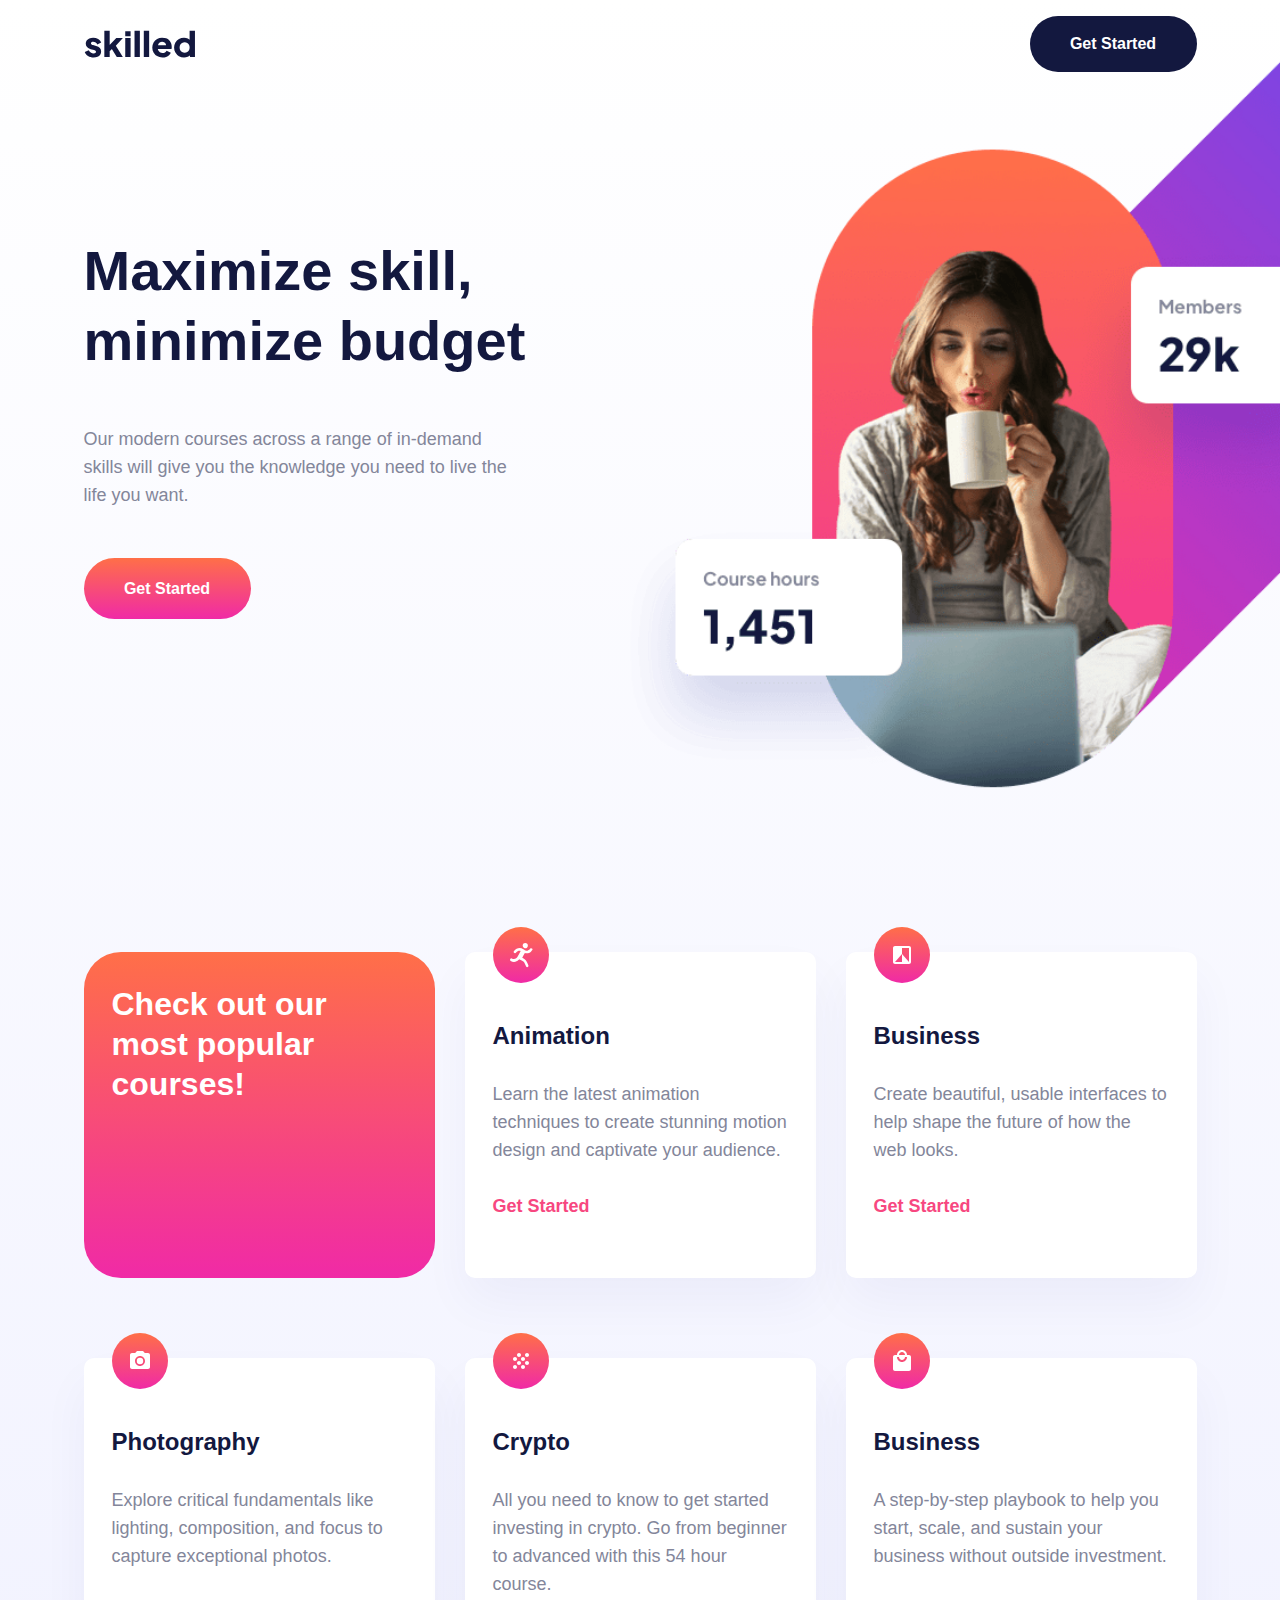
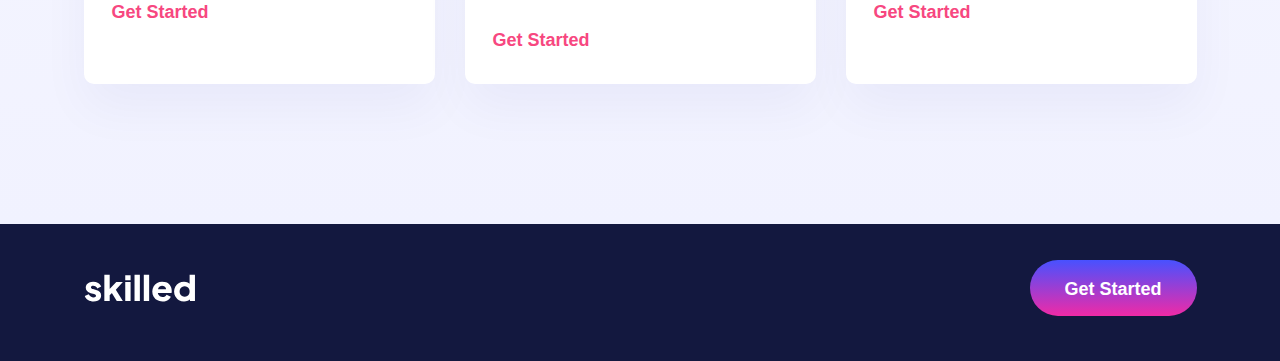
<file: index.html>
<!DOCTYPE html>
<html lang="en">
<head>
  <meta charset="UTF-8">
  <meta name="viewport" content="width=device-width, initial-scale=1.0">

  <link rel="icon" type="image/png" sizes="32x32" href="./assets/favicon-32x32.png">
  <link rel="stylesheet" href="assets/app/style.css">
  
  <title>Frontend Mentor | Skilled e-learning landing page</title>
</head>

<body>

  <header>
    <nav class="container flex-jc-sb">
      <a href="#">
        <img src="assets/logo-dark.svg" alt="skilled header logo" class="logo-top">
      </a>
      <button class="header-btn">
        Get Started
      </button>
    </nav>
  </header>

  <section class="skills__container container">
    <div class="skills__text">
      <h1>
        Maximize skill, <br> minimize budget
      </h1>
      <p class="skill_description">
        Our modern courses across a range of in-demand skills will give you the 
        knowledge you need to live the life you want.
      </p>
      <button class="skills_button">
        Get Started
      </button>
    </div>
    <div class="skill__image"></div>
  </section>

  <section class="features container">
    <div class="feature__grid">

      <div class="feature__click">
          <h2>
            Check out our most popular courses!
          </h2>
      </div>

      <div class="feature__item">

        <div class="feature__icon">
          <img src="assets/icon-animation.svg" alt="">
        </div>

        <h3>
          Animation
        </h3>

        <p class="description">
          Learn the latest animation techniques to create stunning motion 
          design and captivate your audience.
        </p>

        <h4 class="get_started">
          Get Started
        </h4>


      </div>

      <div class="feature__item">

        <div class="feature__icon">
          <img src="assets/icon-design.svg" alt="">
        </div>

        <h3>
          Business
        </h3>

        <p class="description">
          Create beautiful, usable interfaces to help shape the future of 
          how the web looks.
        </p>

        <h4 class="get_started">
          Get Started
        </h4>

      </div>

      <div class="feature__item">

        <div class="feature__icon">
          <img src="assets/icon-photography.svg" alt="">
        </div>

        <h3>
          Photography
        </h3>

        <p class="description">
          Explore critical fundamentals like lighting, composition, and focus 
          to capture exceptional photos.
        </p>

        <h4 class="get_started">
          Get Started
        </h4>


      </div>

      <div class="feature__item">

        <div class="feature__icon">
          <img src="assets/icon-crypto.svg" alt="">
        </div>

          <h3>
            Crypto
          </h3>

          <p class="description">
            All you need to know to get started investing in crypto. Go from beginner 
            to advanced with this 54 hour course.
          </p>

          <h4 class="get_started">
            Get Started
          </h4>

      </div>

      <div class="feature__item">

        <div class="feature__icon">
          <img src="assets/icon-business.svg" alt="">
        </div>

        <h3>
          Business
        </h3>

        <p class="description">
          A step-by-step playbook to help you start, scale, and sustain your business 
          without outside investment.
        </p>

        <h4 class="get_started">
          Get Started
        </h4>


      </div>

    </div>
  </section>

  <footer class="">
    <div class="flex-jc-sb footer__container">
      <a href="#">
        <img src="assets/logo-light.svg" alt="white logo" class="logo-down">
      </a>
      <button class="footer-btn">
        Get Started
      </button>
    </div>
  </footer>

</body>

</html>
</file>
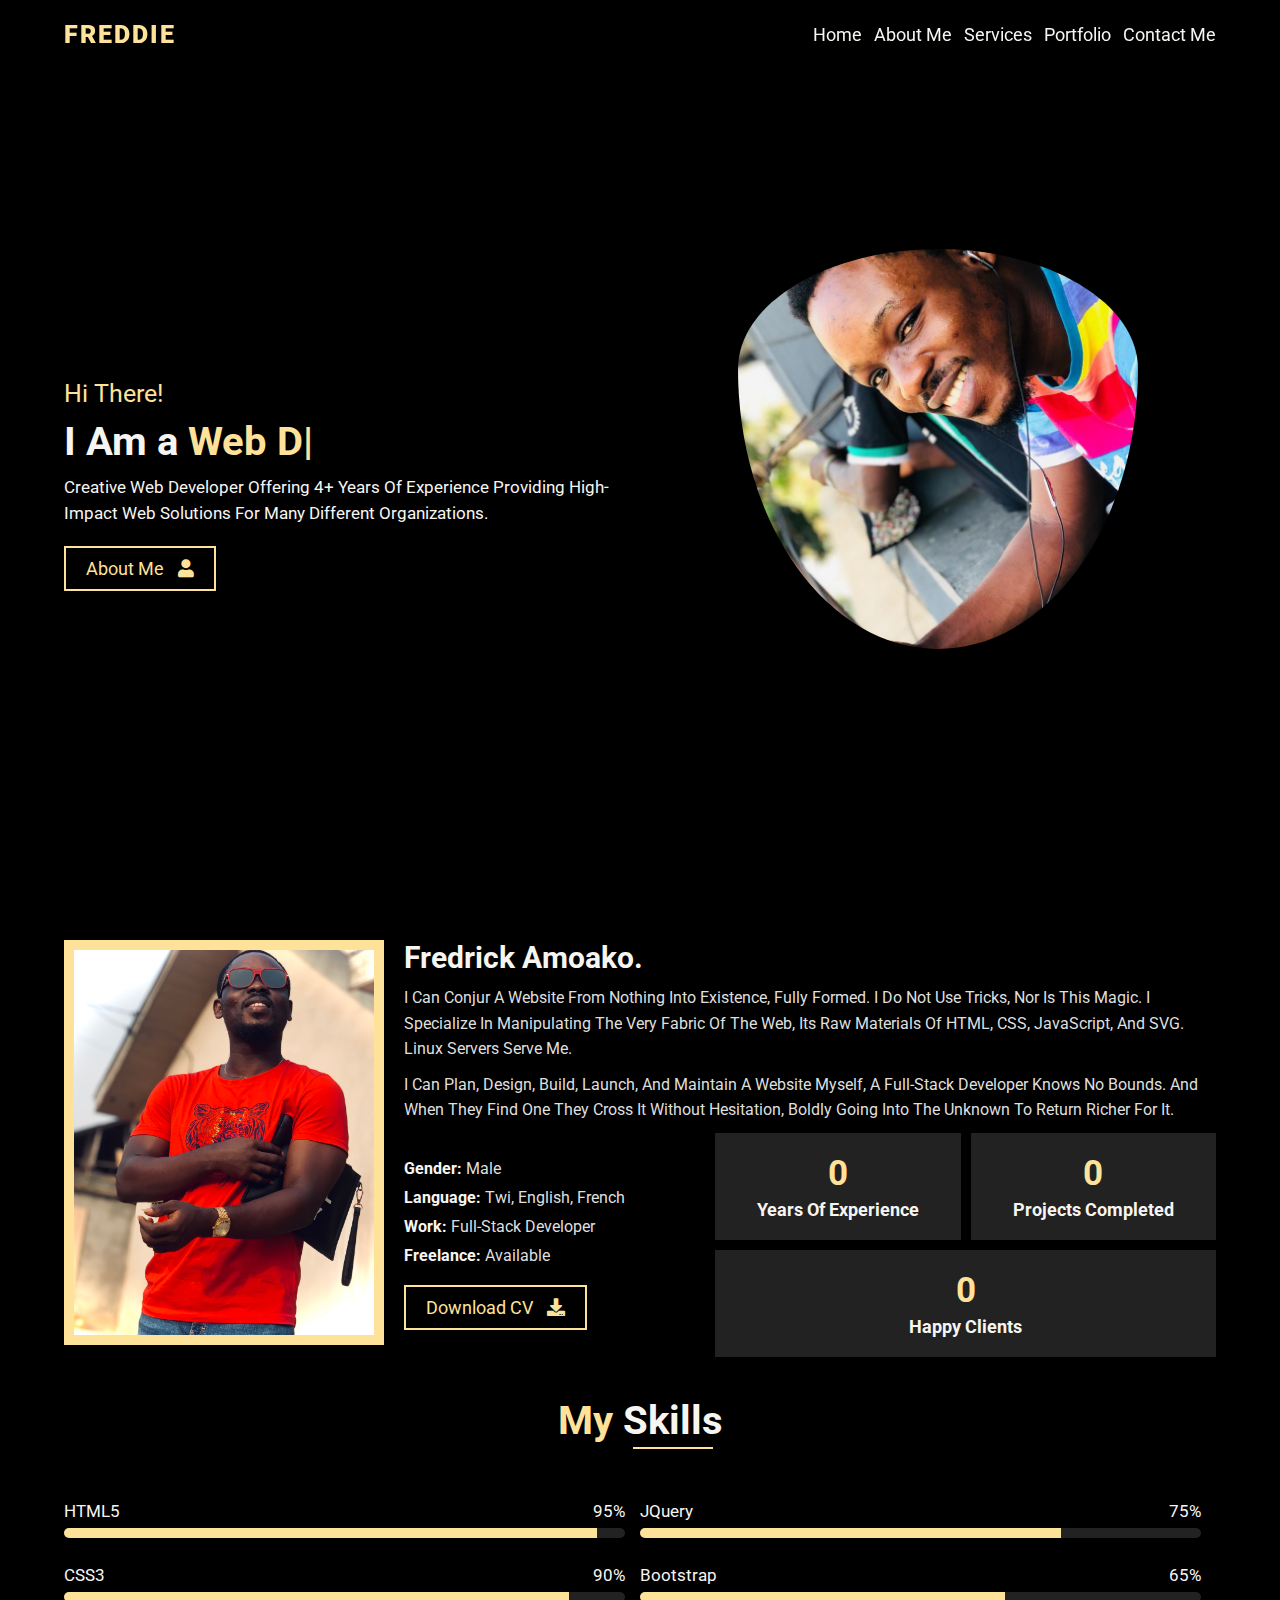
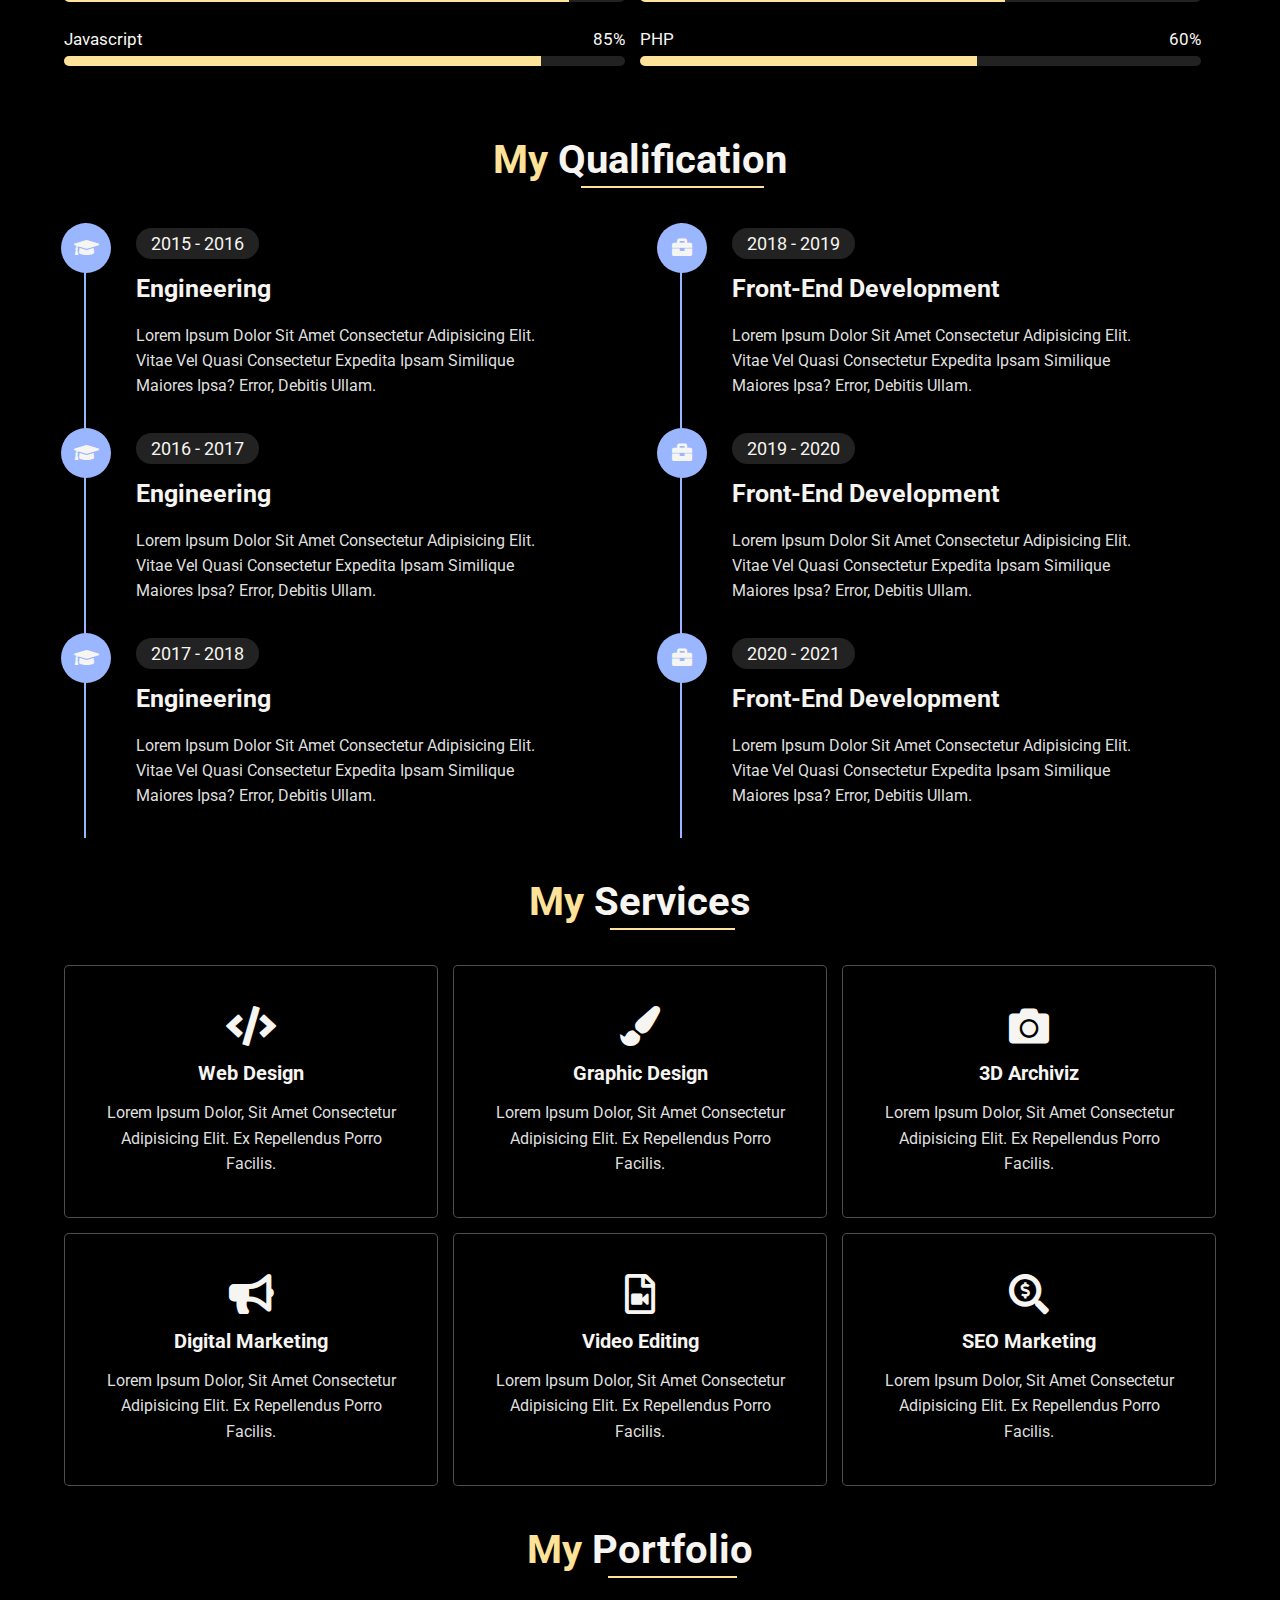
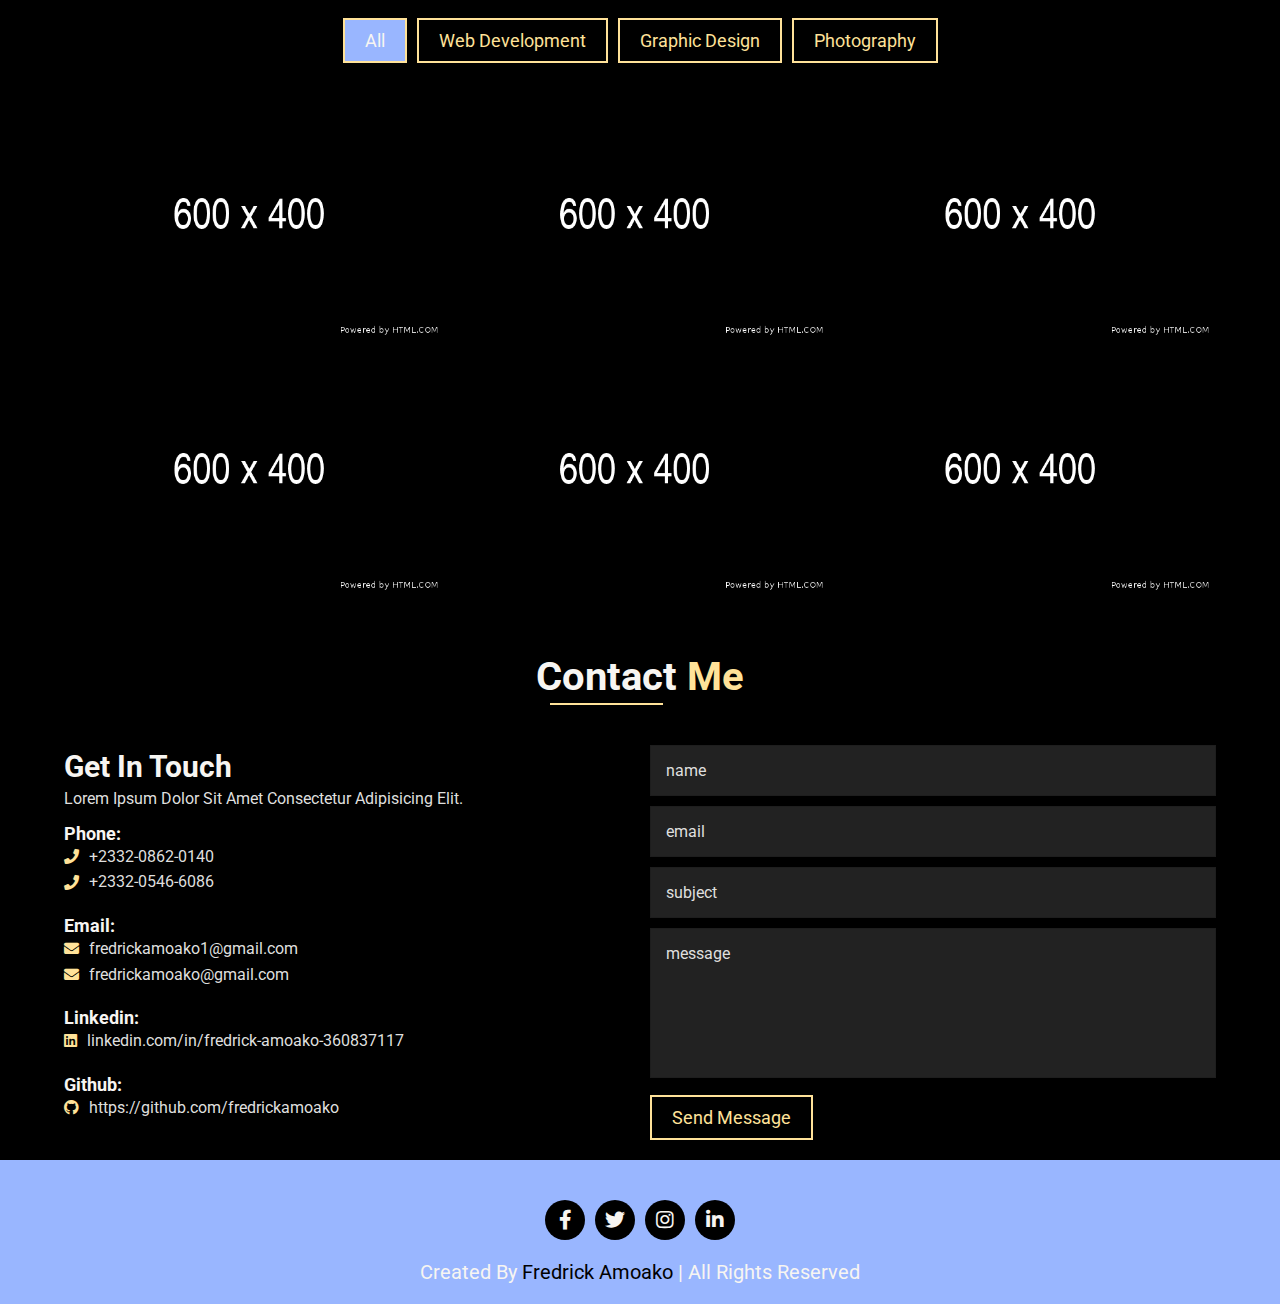
<file: Portfolio/HTML/index.html>
<!DOCTYPE html>
<html lang="en">
<head>

    <meta charset="UTF-8">
    <meta http-equiv="X-UA-Compatible" content="IE=edge">
    <meta name="viewport" content="width=device-width, initial-scale=1.0">

    <!-- Title -->
    <title>Freddie | Personal Portfolio</title>

    <!-- Font-Awesome CSS -->
    <link rel="stylesheet" href="assets/vendors/font-awesome/css/all.min.css" />

    <!-- Swiper CSS -->
    <link rel="stylesheet" href="assets/vendors/swiper/swiper.css" />

    <!-- Magnific-Popup CSS -->
    <link rel="stylesheet" href="assets/vendors/magnific-popup/magnific-popup.css" />

    <!-- Custom Stylesheets -->
    <link rel="stylesheet"  href="assets/css/main.css" />
    <link rel="stylesheet" href="assets/css/responsive.css" />

</head>
<body>


    <!-------------------- Scroll-Top Area (Start) -------------------->
    <a href="#home" class="scroll-top">
        <i class="fas fa-angle-up"></i>
    </a>
    <!-------------------- Scroll-Top Area (End) -------------------->

        

    <!-------------------- Header Area (Start) -------------------->
    <header class="header">

        <!-- Logo -->
        <a class="logo" href="#home">
            <h2> Freddie </h2> 
            <!-- <img src="assets/images/logo.png" alt="logo" /> -->
        </a>
        <!-- Logo End -->

        <!-- Navbar -->
        <nav class="navbar">
            <a href="#home">home</a>
            <a href="#about">about me</a>
            <a href="#service">services</a>
            <a href="#portfolio">portfolio</a>
            <a href="#contact">contact me</a>
        </nav>

        <!-- Menubar -->
        <div class="fas fa-bars" id="menu-btn"></div>
        
    </header>
    <!-------------------- Header Area (End) -------------------->
 


    <!-------------------- Home Area (Start) -------------------->
    <section class="home" id="home">

        <div class="box-container">

            <div class="content">
                <div class="text">
                    <h2>hi there!</h1>
                    <h1>I Am a <span class="typing-text"></span></h1>
                    <p>Creative web developer offering 4+ years of experience providing high-impact web solutions for many different organizations.</p>
                    <a href="#" class="btn">about me <i class="fas fa-user"></i></a>
                </div>
            </div>
    
            <div class="image">
                <img src="assets/images/Home/IMG-0274.JPG" alt="Home-Image">
            </div>

        </div>

    </section>

    <!-------------------- Home Area (End) -------------------->



    <!-------------------- About Area (Start) -------------------->
    <section class="about" id="about">

        <div class="box-container">

            <div class="image">
                <img src="assets/images/About/IMG-4103.jpg" alt="About-Image" />
            </div>
    
            <div class="content">

                <h2>Fredrick Amoako.</h2>
                <p>
                    I can conjur a website from nothing into existence, fully formed. 
                    I do not use tricks, nor is this magic. I specialize in manipulating the very fabric of the web, its raw materials of HTML, CSS, JavaScript, and SVG. 
                    Linux servers serve me.
                </p>
                <p>
                    I can plan, design, build, launch, and maintain a website myself, 
                    A full-stack developer knows no bounds. And when they find one they cross it without hesitation, 
                    boldly going into the unknown to return richer for it.
                </p>
   
                <div class="about-info">

                    <div class="info">
                        <h4>gender: <span>male</span></h4>
                        <h4>language: <span>Twi, english, french</span></h4>
                        <h4>work: <span>Full-Stack Developer</span></h4>
                        <h4>freelance: <span>available</span></h4>
                        <a href="#" class="btn">download CV <i class="fas fa-download"></i></a>
                    </div>

                    <div class="counting">

                        <div class="box">
                            <h1 class="count" data-count="4">4+</h1>
                            <h3>years of experience</h3>
                        </div>
                        
                        <div class="box">
                            <h1 class="count" data-count="10">10+</h1>
                            <h3>projects completed</h3>
                        </div>
            
                        <div class="box">
                            <h1 class="count" data-count="5">5+</h1>
                            <h3>happy clients</h3>
                        </div>
                    
                    </div>

                </div>
                
            </div>
            
        </div>

        <div class="skill-container">

            <div class="heading">
                <h2>my <span>skills</span></h2>
            </div>
    
            <div class="skills">
                <div class="skill-item item1">
                    <div class="box">
                        <h3>HTML5<span> 95% </span> </h3>
                        <div class="progress-bar"> <span></span> </div>
                    </div>
                    <div class="box">
                        <h3>CSS3<span> 90% </span> </h3>
                        <div class="progress-bar"> <span></span> </div>
                    </div>
                    <div class="box">
                        <h3>javascript<span> 85% </span> </h3>
                        <div class="progress-bar"> <span></span> </div>
                    </div>
                </div>
    
                <div class="skill-item item2">
                    <div class="box">
                        <h3>JQuery<span> 75% </span> </h3>
                        <div class="progress-bar"> <span></span> </div>
                    </div>
                    <div class="box">
                        <h3>Bootstrap<span> 65% </span> </h3>
                        <div class="progress-bar"> <span></span> </div>
                    </div>
                    <div class="box">
                        <h3>PHP<span> 60% </span> </h3>
                        <div class="progress-bar"> <span></span> </div>
                    </div>
                </div>
    
            </div>
    
        </div>

    </section>
    <!-------------------- About Area (End) -------------------->

    

    <!-------------------- Qualification Area (Start) -------------------->
    <section class="qualification">

        <div class="heading">
            <h2>my <span>qualification</span></h2>
        </div>

        <div class="box-container">

            <div class="education">

                <div class="experience-item">
                    <i class="fas fa-graduation-cap"></i>
                    <div class="content">
                        <span>2015 - 2016</span>
                        <h3>engineering</h3>
                        <p>Lorem Ipsum Dolor Sit Amet Consectetur Adipisicing Elit. 
                            Vitae Vel Quasi Consectetur Expedita Ipsam Similique Maiores 
                            Ipsa? Error, Debitis Ullam.</p>
                    </div>
                </div>
    
                <div class="experience-item">
                    <i class="fas fa-graduation-cap"></i>
                    <div class="content">
                        <span>2016 - 2017</span>
                        <h3>engineering</h3>
                        <p>Lorem Ipsum Dolor Sit Amet Consectetur Adipisicing Elit. 
                            Vitae Vel Quasi Consectetur Expedita Ipsam Similique Maiores 
                            Ipsa? Error, Debitis Ullam.</p>
                    </div>
                </div>
        
                <div class="experience-item">
                    <i class="fas fa-graduation-cap"></i>
                    <div class="content">
                        <span>2017 - 2018</span>
                        <h3>engineering</h3>
                        <p>Lorem Ipsum Dolor Sit Amet Consectetur Adipisicing Elit. 
                            Vitae Vel Quasi Consectetur Expedita Ipsam Similique Maiores 
                            Ipsa? Error, Debitis Ullam.</p>
                    </div>
                </div>

            </div>

            <div class="experience">

                <div class="experience-item">
                    <i class="fas fa-briefcase"></i>
                    <div class="content">
                        <span>2018 - 2019</span>
                        <h3>front-end development</h3>
                        <p>Lorem Ipsum Dolor Sit Amet Consectetur Adipisicing Elit. 
                            Vitae Vel Quasi Consectetur Expedita Ipsam Similique Maiores 
                            Ipsa? Error, Debitis Ullam.</p>
                    </div>
                </div>
    
                <div class="experience-item">
                    <i class="fas fa-briefcase"></i>
                    <div class="content">
                        <span>2019 - 2020</span>
                        <h3>front-end development</h3>
                        <p>Lorem Ipsum Dolor Sit Amet Consectetur Adipisicing Elit. 
                            Vitae Vel Quasi Consectetur Expedita Ipsam Similique Maiores 
                            Ipsa? Error, Debitis Ullam.</p>
                    </div>
                </div>
    
                <div class="experience-item">
                    <i class="fas fa-briefcase"></i>
                    <div class="content">
                        <span>2020 - 2021</span>
                        <h3>front-end development</h3>
                        <p>Lorem Ipsum Dolor Sit Amet Consectetur Adipisicing Elit. 
                            Vitae Vel Quasi Consectetur Expedita Ipsam Similique Maiores 
                            Ipsa? Error, Debitis Ullam.</p>
                    </div>
                </div>
    
            </div>

        </div>
    </section>

    <!-------------------- Qualification Area (End) -------------------->



    <!-------------------- Services Area (Start) -------------------->
    <section class="service" id="service">

        <div class="heading">
            <h2>my <span>services</span></h2>
        </div>

        <div class="box-container">

            <div class="service-item">
                <i class="fas fa-code"></i>
                <h3>web design</h3>
                <p>Lorem ipsum dolor, sit amet consectetur adipisicing elit. 
                    Ex repellendus porro facilis.</p>
            </div>

            <div class="service-item">
                <i class="fas fa-paint-brush"></i>
                <h3>graphic design</h3>
                <p>Lorem ipsum dolor, sit amet consectetur adipisicing elit. 
                    Ex repellendus porro facilis.</p>
            </div>

            <div class="service-item">
                <i class="fas fa-camera"></i>
                <h3>3D Archiviz</h3>
                <p>Lorem ipsum dolor, sit amet consectetur adipisicing elit. 
                    Ex repellendus porro facilis.</p>
            </div>

            <div class="service-item">
                <i class="fas fa-bullhorn"></i>
                <h3>digital marketing</h3>
                <p>Lorem ipsum dolor, sit amet consectetur adipisicing elit. 
                    Ex repellendus porro facilis.</p>
            </div>

            <div class="service-item">
                <i class="far fa-file-video"></i>
                <h3>video editing</h3>
                <p>Lorem ipsum dolor, sit amet consectetur adipisicing elit. 
                    Ex repellendus porro facilis.</p>
            </div>

            <div class="service-item">
                <i class="fas fa-search-dollar"></i>
                <h3>SEO Marketing</h3>
                <p>Lorem ipsum dolor, sit amet consectetur adipisicing elit. 
                    Ex repellendus porro facilis.</p>
            </div>

        </div>

    </section>
    <!-------------------- Services Area (End) -------------------->



    <!-------------------- Portfolio Area (Start) -------------------->
    <section class="portfolio" id="portfolio">

        <div class="heading">
            <h2>my <span>portfolio</span></h2>
        </div>

        <div class="gallery">

            <ul class="controls">
                <li class="button btn active" data-filter="all">all</li>
                <li class="button btn" data-filter="web">web development</li>
                <li class="button btn" data-filter="design">graphic design</li>
                <li class="button btn" data-filter="photography">photography</li>
            </ul>
    
            <div class="box-container">
    
                <div class="portfolio-item image web">
                    <img src="assets/images/Portfolio/portfolio-1.png" alt="Portfolio-Image" />
                    <div class="content">
                        <h4>web development</h4>
                        <p>category</p>
                        <a data-effect="mfp-newspaper" href="assets/images/Portfolio/portfolio-1.png" class="view-btn"><i class="fas fa-search-plus"></i></a>
                    </div>
                </div>
    
                <div class="portfolio-item image web">
                    <img src="assets/images/Portfolio/portfolio-2.png" alt="Portfolio-Image" />
                    <div class="content">
                        <h4>web development</h4>
                        <p>category</p>
                        <a data-effect="mfp-newspaper" href="assets/images/Portfolio/portfolio-2.png" class="view-btn"><i class="fas fa-search-plus"></i></a>
                    </div>
                </div>
    
                <div class="portfolio-item image design">
                    <img src="assets/images/Portfolio/portfolio-3.png" alt="Portfolio-Image" />
                    <div class="content">
                        <h4>graphic design</h4>
                        <p>category</p>
                        <a data-effect="mfp-newspaper" href="assets/images/Portfolio/portfolio-3.png" class="view-btn"><i class="fas fa-search-plus"></i></a>
                    </div>
                </div>
    
                <div class="portfolio-item image design">
                    <img src="assets/images/Portfolio/portfolio-4.png" alt="Portfolio-Image" />
                    <div class="content">
                        <h4>graphic design</h4>
                        <p>category</p>
                        <a data-effect="mfp-newspaper" href="assets/images/Portfolio/portfolio-4.png" class="view-btn"><i class="fas fa-search-plus"></i></a>
                    </div>
                </div>
                <div class="portfolio-item image photography">
                    <img src="assets/images/Portfolio/portfolio-5.png" alt="Portfolio-Image" />
                    <div class="content">
                        <h4>photography</h4>
                        <p>category</p>
                        <a data-effect="mfp-newspaper" href="assets/images/Portfolio/portfolio-5.png" class="view-btn"><i class="fas fa-search-plus"></i></a>
                    </div>
                </div>
    
                <div class="portfolio-item image photography">
                    <img src="assets/images/Portfolio/portfolio-6.png" alt="Portfolio-Image" />
                    <div class="content">
                        <h4>photography</h4>
                        <p>category</p>
                        <a data-effect="mfp-newspaper" href="assets/images/Portfolio/portfolio-6.png" class="view-btn"><i class="fas fa-search-plus"></i></a>
                    </div>
                </div>
    
            </div>
    
        </div>
        
    </section>
    <!-------------------- Portfolio Area (End) -------------------->



    <!-------------------- Contact Area (Start) -------------------->
    <section class="contact" id="contact">

        <div class="heading">
            <h2><span>contact</span> me</h2>
        </div>

        <div class="box-container">

            <div class="contact-info">

                <h3>get in touch</h3>

                <p>Lorem ipsum dolor sit amet consectetur adipisicing elit.</p>
    
                <div class="info-item">
                    <h4>Phone:</h4>
                    <div class="detail">
                        <div class="fas fa-phone"></div>
                        <p>+2332-0862-0140</p>
                    </div>
                    <div class="detail">
                        <div class="fas fa-phone"></div>
                        <p>+2332-0546-6086</p>
                    </div>
                </div>
    
                <div class="info-item">
                    <h4>email:</h4>
                    <div class="detail">
                        <div class="fas fa-envelope"></div>
                        <p class="gmail">fredrickamoako1@gmail.com</p>
                    </div>
                    <div class="detail">
                        <div class="fas fa-envelope"></div>
                        <p class="gmail">fredrickamoako@gmail.com</p>
                    </div>
                </div>

                <div class="info-item">
                    <h4>linkedin:</h4>
                    <div class="detail">
                        <div class="fab fa-linkedin"></div>
                        <p class="linkedin">linkedin.com/in/fredrick-amoako-360837117</p>
                    </div>
                </div>

                <div class="info-item">
                    <h4>github:</h4>
                    <div class="detail">
                        <div class="fab fa-github"></div>
                        <p class="github">https://github.com/fredrickamoako</p>
                    </div>
                </div>
            </div>
    
            <form method="post" class="contact-form" id="contactUs-Form">
                    
                <input type="text" name="name" class="box" id="name" placeholder="name" required />
                <input type="email" name="email" class="box" id="email" placeholder="email" required />
                <input type="text" name="subject" class="box" id="subject" placeholder="subject" required />
                <textarea cols="30" rows="10" name="comment" id="comment" class="box" placeholder="message"></textarea>
                <button type="submit" class="btn" name="submit" id="submit">send message</button>
                
                <span class="alert" id="msg"></span>
                
            </form>
            
        </div>

    </section>
    <!-------------------- Contact Area (End) -------------------->



    <!-------------------- Footer Area (Start) -------------------->
    <footer>
        <div class="social">
            <a href="#" class="fab fa-facebook-f"></a>
            <a href="#" class="fab fa-twitter"></a>
            <a href="#" class="fab fa-instagram"></a>
            <a href="#" class="fab fa-linkedin-in"></a>
        </div>

        <div class="content">
            <p>created by <span>Fredrick Amoako</span> | all rights reserved</p>
        </div>
    </footer>
    <!-------------------- Footer Area (End) -------------------->



    <!-- JQuery -->
    <script src="assets/vendors/jquery/jquery-3.6.0.js"></script>

    <!-- SWIPER JS -->
    <script src="assets/vendors/swiper/swiper.js"></script>

    <!-- Magnific-Popup JS -->
    <script src="assets/vendors/magnific-popup/jquery.magnific-popup.js"></script>

    <!-- Typed JS -->
    <script src="assets/vendors/typed/typed.js"></script>

    <!-- Custom Script File -->
    <script src="assets/js/script.js"></script>
    <script src="assets/js/scroll-spy.js"></script>
    <script src="assets/js/counter-up.js"></script>
    <script src="assets/js/portfolio.js"></script>
    <script src="assets/js/testi-slider.js"></script>
    <script src="assets/js/blog-slider.js"></script>

    <!---------------- Custom Script ---------------->

    <!-- Typed Script -->
    <script>
        var typed = new Typed('.typing-text', {

            strings: ['Web developer', 'web designer', 'photographer', 'graphic designer'],
            typeSpeed: 120,
            loop: true
        });
    </script>

    <!-- Contact-Form Script -->
    <script>
        jQuery('#contactUs-Form').on('submit',function(e){
          jQuery('#msg').html('');
          jQuery('#submit').html('Please wait');
          jQuery('#submit').attr('disabled',true);
          jQuery.ajax({
              url:'assets/php/submit.php',
              type:'post',
              data:jQuery('#contactUs-Form').serialize(),
              success:function(result){
                  jQuery('#msg').html(result);
                  jQuery('#submit').html('Submit');
                  jQuery('#submit').attr('disabled',false);
                  jQuery('#contactUs-Form')[0].reset();
              }
          });
          e.preventDefault();
        });
    </script>

</body>
</html>
</file>
<file: assets/app/style.css>
@import url(_global.css);
@import url(_header.css);
@import url(_skills.css);
@import url(_feature.css);
@import url(_footer.css);
</file>
<file: Portfolio/HTML/assets/css/main.css>
/* Table of Contents
----------------------------------

0- Global CSS
1- Heading CSS
2- Button CSS
3- Header Area CSS
4- Home Area CSS
5- About Area CSS
6- Qualification Area CSS 
7- Services Area CSS
8- Portfolio Area CSS
9- Testimonials Area CSS
10- Blog Area CSS
11- Contact Area CSS
12- Footer Area CSS
13- Scroll-Top Area CSS

*/


/*--------------------- 0- Global CSS (Start) ---------------------*/
@import url('https://fonts.googleapis.com/css2?family=Roboto:wght@100;300;400;500;700;900&display=swap');

:root{
    --light-blue: #99B6FF;
    --purple: #BC8CF2;
    --black: #000000;
    --white: #F7F5F2;
    --grey: #DFDFDE;
    --yellowish: #FFE299; 
}

*{
    font-family: 'Roboto', sans-serif;
    -webkit-box-sizing: border-box;
            box-sizing: border-box;
    margin: 0;
    padding: 0;
    text-decoration: none;
    text-transform: capitalize;
    border: none;
    outline: none;
    -webkit-transition: all 0.2s linear;
       -moz-transition: all 0.2s linear;
         -o-transition: all 0.2s linear;
  	        transition: all 0.2s linear;
}

*::selection{
    color: var(--white);
    background-color: var(--purple);
}

html{
    font-size: 62.5%;
    overflow-x: hidden;
    scroll-behavior: smooth;
    scroll-padding-top: 6rem;
}

body{
    background-color: var(--black);
}

section{
    padding: 2rem 5%;
}

::-webkit-scrollbar{
    width: 0.8rem;
}

::-webkit-scrollbar-thumb{
    border-radius: 1rem;
    background-color: var(--yellowish);
}

::-webkit-scrollbar-track{
    background-color: var(--black);
}

.swiper-pagination-bullet{
    height: 1rem;
    width: 1rem;
    border-radius: 50rem;
    background-color: var(--grey);
}

.swiper-pagination-bullet-active{
    width: 3rem;
    background: var(--purple);
}

/*--------------------- 0- Global CSS (End) ---------------------*/



/*--------------------- 1- Heading CSS (Start) ---------------------*/
.heading{
    margin-bottom: 2rem;
}

.heading h2{
    text-align: center;
    padding-bottom: 2rem;
    color:var(--yellowish);
    font-size: 4rem;
}

.heading h2 span{
    position: relative;
    z-index: 0;
    color: var(--white);
}

.heading h2 span::before{
    content: '';
    position: absolute;
    bottom: -0.5rem; left: 0;
    z-index: -1;
    background: var(--yellowish);
    height: 0.2rem;
    width: 80%;
    margin-left: 10%;
}

/*--------------------- 1- Heading CSS (End) ---------------------*/



/*--------------------- 2- Button CSS (Start) ---------------------*/
.btn{
    display: inline-block;
    padding: 1rem 2rem;
    font-size: 1.8rem;
    color: var(--yellowish);
    background-color: transparent;
    border: 0.2rem solid var(--yellowish);
}

.btn i{
    padding-left: 1rem;
}

.btn:hover{
    color: var(--white);
    background-color: var(--purple);
    cursor: pointer;
}

/*--------------------- 2- Button CSS (End) ---------------------*/



/*--------------------- 3- Header Area CSS (Start) ---------------------*/
header{
    position: fixed;
    top: 0;
    left: 0;
    width: 100%;
    padding: 2rem 5%;
    display: -webkit-box;
    display: -ms-flexbox;
    display: flex;
    -webkit-box-pack: justify;
    -ms-flex-pack: justify;
    justify-content: space-between;
    -webkit-box-align: center;
    -ms-flex-align: center;
    align-items: center;
    background: transparent;
    -webkit-transition: all 0.5s linear;
       -moz-transition: all 0.5s linear;
         -o-transition: all 0.5s linear;
            transition: all 0.5s linear;
    z-index: 999;
}

header.sticky{
    border-bottom: 0.1rem solid var(--grey);
    background: rgba(0, 0, 0, 0.8);
}

header .logo h2{
    font-size: 2.5rem;
    font-weight: 900;
    color: var(--yellowish);
    text-transform: uppercase;
    letter-spacing: 0.2rem;
}

header .navbar a{
    color: var(--white);
    font-size: 1.8rem;
    margin-left: 1rem;
}

header .navbar a:hover,
header .navbar a.active{
    color: var(--yellowish);
}

header #menu-btn{
    font-size: 3rem;
    color: var(--white);
    cursor: pointer;
    -webkit-transition: all 0.5s linear;
       -moz-transition: all 0.5s linear;
         -o-transition: all 0.5s linear;
            transition: all 0.5s linear;
    display: none;
}

header .fa-times{
    -webkit-transform: rotate(180deg);
            transform: rotate(180deg);
}

header #menu-btn:hover{
    color: var(--purple);
}

/*--------------------- 3- Header Area CSS (End) ---------------------*/



/*--------------------- 4- Home Area CSS (Start) ---------------------*/
.home{
    padding: 0rem 5%;
    background-color: var(--black);
    min-height: 100vh;
}

.home .box-container{
    min-height: 100vh;
    display: -webkit-box;
    display: -ms-flexbox;
    display: flex;
    -webkit-box-pack: center;
    -ms-flex-pack: center;
    justify-content: center;
    -webkit-box-align: center;
    -ms-flex-align: center;
    align-items: center;
    -ms-flex-wrap: wrap;
    flex-wrap: wrap;
    gap: 4rem;
}

.home .image{
    text-align: center;
    -webkit-box-flex: 1;
      -ms-flex: 1 1 40rem;
          flex: 1 1 40rem;

}

.home .image img{
    height: 40rem;
    width: 40rem;
    border-radius: 50% 50% 50% 50% / 30% 30% 70% 70% ;
    object-fit:cover;
}

.home .content{
    -webkit-box-flex: 1;
    -ms-flex: 1 1 40rem;
        flex: 1 1 40rem;

    display: -webkit-box;
    display: -ms-flexbox;
    display: flex;

    -webkit-box-pack: center;
    -ms-flex-pack: center;
    justify-content: center;

    -webkit-box-align: center;
    -ms-flex-align: center;
    align-items: center;

    margin-top: 7rem;
}

.home .content h2{
    font-size: 2.5rem;
    font-weight: 400;
    color: var(--yellowish);
}

.home .content h1{
    font-size: 4rem;
    color: var(--white);
    padding: 1rem 0;
    text-transform: none;
}

.home .content h1 span{
    color: var(--yellowish);

}

.home .content p{
    font-size: 1.7rem;
    font-weight: 400;
    color: var(--white);
    padding-bottom: 2rem;
    line-height: 1.5;
}
/*--------------------- 4- Home Area CSS (End) ---------------------*/



/*--------------------- 5- About Area CSS (Start) ---------------------*/
.about .box-container{
    display: -webkit-box;
    display: -ms-flexbox;
    display: flex;
    -webkit-box-pack: center;
    -ms-flex-pack: center;
    justify-content: center;
    -ms-flex-wrap: wrap;
    flex-wrap: wrap;
    gap: 2rem;
    padding: 2rem 0;
}

.about .image{
    width: 32rem;
    text-align: center;
}

.about .image img{
    width: 100%;
    border: 1rem solid var(--yellowish);
}

.about .content{
    -webkit-box-flex: 1;
    -ms-flex: 1 1 55rem;
        flex: 1 1 55rem;
}

.about .content h2{
    font-size: 3rem;
    color: var(--white);
    padding-bottom: 1rem;
}

.about .content > p{
    font-size: 1.6rem;
    color: var(--grey);
    line-height: 1.6;
    padding-bottom: 1rem;
}

.about .content .about-info{
    display: -webkit-box;
    display: -ms-flexbox;
    display: flex;
    -webkit-box-pack: start;
    -ms-flex-pack: start;
        justify-content: flex-start;
    -webkit-box-align: center;
    -ms-flex-align: center;
    align-items: center;
    -ms-flex-wrap: wrap;
    flex-wrap: wrap;
    gap: 1rem;
}

.about .content .about-info .info{
    -webkit-box-flex: 1;
    -ms-flex: 1 1 15rem;
        flex: 1 1 15rem;
}

.about .content .about-info .info h4{
    font-size: 1.6rem;
    color: var(--white);
    padding-bottom: 1rem;
}

.about .content .about-info .info span{
    font-size: 1.6rem;
    font-weight: 400;
    color: var(--grey);
}

.about .content .about-info .info .btn{
    margin-top: 1rem;
}

.counting{
    -webkit-box-flex: 1;
    -ms-flex: 1 1 35rem;
        flex: 1 1 35rem;
    display: -webkit-box;
    display: -ms-flexbox;
    display: flex;
    -webkit-box-align: center;
    -ms-flex-align: center;
    align-items: center;
    -webkit-box-pack: center;
    -ms-flex-pack: center;
    justify-content: center;
    -ms-flex-wrap: wrap;
        flex-wrap: wrap;
    gap: 1rem;
}

.counting .box{
    -webkit-box-flex: 1;
    -ms-flex: 1 1 18rem;
        flex: 1 1 18rem;
    text-align: center;
    background-color: #222;
    padding: 2rem;
}

.counting .box .count{
    font-size: 3.5rem;
    color: var(--yellowish);
    padding-bottom: 0.5rem;
}

.counting .box h3{
    font-size: 1.8rem;
    color: var(--white);
}

.skill-container{
    padding: 2rem 0;
}

.skills{
    display: -webkit-box;
    display: -ms-flexbox;
    display: flex;
    -ms-flex-wrap: wrap;
        flex-wrap: wrap;
}

.skill-item{
    -webkit-box-flex: 1;
    -ms-flex: 1 1 30rem;
        flex: 1 1 30rem;
    margin-right: 1.5rem;
}

.skill-item .box{
    padding:1rem 0;
}

 .skill-item .box h3{
    display: -webkit-box;
    display: -ms-flexbox;
    display: flex;
    -webkit-box-pack: justify;
        -ms-flex-pack: justify;
    justify-content: space-between;
    padding:.7rem 0;
    font-size: 1.7rem;
    color: var(--white);
    font-weight: 400;
}

 .skill-item .box .progress-bar{
    width:100%;
    background:#222;
    overflow:hidden;
    height:1rem;
    border-radius: 50rem;
}

 .skill-item .box .progress-bar span{
    display:block;
    height:100%;
    background: var(--yellowish);
}

 .skill-item.item1 .box:nth-child(1) .progress-bar span{
    width:95%;
}

 .skill-item.item1 .box:nth-child(2) .progress-bar span{
    width:90%;
}

 .skill-item.item1 .box:nth-child(3) .progress-bar span{
    width:85%;
}

.skill-item.item2 .box:nth-child(1) .progress-bar span{
    width:75%;
}

 .skill-item.item2 .box:nth-child(2) .progress-bar span{
    width:65%;
}

 .skill-item.item2 .box:nth-child(3) .progress-bar span{
    width:60%;
}

/*--------------------- 5- About Area CSS (End) ---------------------*/



/*--------------------- 6- Qualification Area CSS (Start) ---------------------*/
.qualification .box-container{
    display: -webkit-box;
    display: -ms-flexbox;
    display: flex;
    -webkit-box-pack: center;
    -ms-flex-pack: center;
    justify-content: center;
    -webkit-box-align: center;
    -ms-flex-align: center;
    align-items: center;
    -ms-flex-wrap: wrap;
    flex-wrap: wrap;
    gap: 4rem;
}

.education, .experience{
    -webkit-box-flex: 1;
    -ms-flex: 1 1 40rem;
        flex: 1 1 40rem;
}

.experience-item{
    position: relative;
    -webkit-box-flex: 1;
    -ms-flex: 1 1 40rem;
        flex: 1 1 40rem;
    padding: 0 3rem 2rem 3rem;
    border-left: 0.2rem solid var(--light-blue);
    margin-left: 2rem;
}

.experience-item i{
    position: absolute;
    top: 0; 
    left: -2.5rem;
    height:5rem;
    width: 5rem;
    border-radius: 50%;
    line-height: 5rem;
    text-align: center;
    font-size: 2rem;
    color:var(--white);
    background:var(--light-blue);
}

.experience-item .content{
    border-radius: 0.5rem;
    padding: 1rem 2rem;
    border-left: 2rem;
}

.experience-item span{
    background: #222;
    color: var(--white);
    padding: 0.5rem 1.5rem;
    font-size: 1.8rem;
    border-radius: 50rem;
}

.experience-item h3{
    font-size: 2.5rem;
    color: var(--white);
    padding: 2rem 0;
}

.experience-item p{
    color: var(--grey);
    font-size: 1.6rem;
    line-height: 2.5rem;
}

/*--------------------- 6- Qualification Area CSS (End) ---------------------*/



/*--------------------- 7- Services Area CSS (Start) ---------------------*/
.service .box-container{
    display: -webkit-box;
    display: -ms-flexbox;
    display: flex;
    -webkit-box-pack: center;
    -ms-flex-pack: center;
    justify-content: center;
    -webkit-box-align: center;
    -ms-flex-align: center;
    align-items: center;
    -ms-flex-wrap: wrap;
    flex-wrap: wrap;
    gap: 1.5rem;
}

.service-item{
    -webkit-box-flex: 1;
    -ms-flex: 1 1 33rem;
        flex: 1 1 33rem;
    background-color: var(--black);
    padding: 4rem 3rem;
    text-align: center;
    border: 0.1rem solid rgba(255,255, 255, 0.3);
    border-radius: 0.5rem;
    -webkit-transition: all 0.5s linear;
       -moz-transition: all 0.5s linear;
         -o-transition: all 0.5s linear;
            transition: all 0.5s linear;
}

.service-item:hover{
    background-color: var(--purple);
}

.service-item i{
    color: var(--white);
    font-size: 4rem;
}

.service-item h3{
    font-size: 2rem;
    color: var(--white);
    padding: 1.5rem 0;
}

.service-item p{
    font-size: 1.6rem;
    color: var(--grey);
    line-height: 1.6;
}

.service-item:hover p{
    color: var(--white);
}

/*--------------------- 7- Services Area CSS (End) ---------------------*/



/*--------------------- 8- Portfolio Area CSS (Start) ---------------------*/
.controls{
    display: -webkit-box;
    display: -ms-flexbox;
    display: flex;
    -webkit-box-pack: center;
    -ms-flex-pack: center;
    justify-content: center;
    -webkit-box-align: center;
    -ms-flex-align: center;
    align-items: center;
    -ms-flex-wrap: wrap;
    flex-wrap: wrap;
    list-style-type: none;
    margin-top: 2rem;
}

.controls .button{
    cursor: pointer;
    margin: 0.5rem;
}

.controls .button.active{
    cursor: pointer;
    background-color: var(--light-blue);
    color: var(--white);
}

.portfolio .box-container{
    display: -ms-grid;
    display: grid;
    grid-template-columns: repeat(auto-fit, minmax(33rem, 1fr));
    gap: 0.5rem;
    padding: 2rem 0; 
}

.portfolio-item{
    border-radius: 0.5rem;
    height: 25rem;
    overflow: hidden;
    position: relative;
}

.portfolio-item img{
    height: 100%;
    width: 100%;
    object-fit: cover;
}

.portfolio-item .content{
    content: '';
    position: absolute;
    top: 10%;
    left: 10%;
    height: 80%;
    width: 80%;
    border-radius: 0.5rem;
    background-color: rgba(0, 0, 0, 0.8);
    display: -webkit-box;
    display: -ms-flexbox;
    display: flex;
    -webkit-box-pack: center;
    -ms-flex-pack: center;
    justify-content: center;
    -webkit-box-align: center;
    -ms-flex-align: center;
    align-items: center;
    -webkit-box-orient: vertical;
    -webkit-box-direction: normal;
        -ms-flex-direction: column;
            flex-direction: column;
    -webkit-transform: scale(0);
            transform: scale(0);
}

.portfolio-item .content h4{
    font-size: 2rem;
    font-weight: bold;
    color: var(--purple);
    transform-origin: top;
    -webkit-transform: translateY(-10rem);
            transform: translateY(-10rem);
    opacity: 0;
    padding-bottom: 1rem;
    -webkit-transition: all 0.4s linear;
       -moz-transition: all 0.4s linear;
         -o-transition: all 0.4s linear;
            transition: all 0.4s linear;
}

.portfolio-item .content p{
    font-size: 1.8rem;
    font-weight: 400;
    color: var(--white);
    transform-origin: top;
    -webkit-transform: translateY(-10rem);
            transform: translateY(-10rem);
    opacity: 0;
    -webkit-transition: all 0.4s linear;
       -moz-transition: all 0.4s linear;
         -o-transition: all 0.4s linear;
            transition: all 0.4s linear;
}

.portfolio-item .content .view-btn{
    font-size: 2rem;
    color: var(--purple);
    transform-origin: top;
    -webkit-transform: translateY(-10rem);
            transform: translateY(-10rem);
    opacity: 0;
    -webkit-transition: all 0.4s linear;
       -moz-transition: all 0.4s linear;
         -o-transition: all 0.4s linear;
            transition: all 0.4s linear;
    border-radius: 5rem;
    margin-top: 1.5rem;
}

.portfolio-item:hover .content{
    -webkit-transform: scale(1);
            transform: scale(1);
}

.portfolio-item:hover .content h4{
    -webkit-transform: translateY(0);
            transform: translateY(0);
    opacity: 1;
}

.portfolio-item:hover .content p{
    -webkit-transform: translateY(0);
            transform: translateY(0);
    opacity: 1;
}

.portfolio-item:hover .content .view-btn{
    -webkit-transform: translateY(0);
            transform: translateY(0);
    opacity: 1;
}

.portfolio-item:hover img{
    -webkit-transform: scale(1.2);
            transform: scale(1.2);
}

/*CSS3 Animation Effects for Magnific Popup*/

/* start state */
.mfp-newspaper  .mfp-with-anim {
    opacity: 0;
    -webkit-transition: all 0.2s ease-in-out; 
            transition: all 0.2s ease-in-out; 

    -webkit-transform: scale(0) rotate(500deg);
            transform: scale(0) rotate(500deg);
}
.mfp-newspaper.mfp-bg {
    opacity: 0;
    -webkit-transition: all 0.2s ease-in-out; 
            transition: all 0.2s ease-in-out; 
}
  
/* animate in */
.mfp-newspaper.mfp-ready .mfp-with-anim {
    opacity: 1;
    -webkit-transform: scale(1) rotate(0deg);
            transform: scale(1) rotate(0deg);
}
.mfp-newspaper.mfp-ready.mfp-bg {
    opacity: 0.8;
}
  
/* animate out */
.mfp-newspaper.mfp-removing .mfp-with-anim {
    -webkit-transform: scale(0) rotate(500deg);
            transform: scale(0) rotate(500deg);
    opacity: 0;
}
.mfp-newspaper.mfp-removing.mfp-bg {
    opacity: 0;
}


/*--------------------- 8- Portfolio Area CSS (End) ---------------------*/



/*--------------------- 9- Testimonials Area CSS (Start) ---------------------*/
.testimonial-slider{
    position: relative;
    padding-bottom: 4rem;
    overflow: hidden;
}

.testi-item{
    text-align: center;
    border: 0.1rem solid var(--grey);
    border-radius: 0.5rem;
    padding: 4rem 2rem;
}

.testi-item:hover{
    border-color: var(--purple);
}

.testi-item img{
    height: 10rem;
    width: 10rem;
    border-radius: 50%;
    border: 0.5rem solid var(--white);
}

.testi-item .fa-quote-left{
    display: block;
    font-size: 3rem;
    color: var(--white);
    margin: 1rem 0;
}

.testi-item p{
    color: var(--grey);
    font-size: 1.5rem;
    line-height: 1.5;
}

.testi-item .intro{
    margin: 1rem 0;
}

.testi-item .intro h3{
    font-size: 2rem;
    color: var(--white);
    padding-bottom: 0.5rem;
}

.testi-item .intro h5{
    color: var(--purple);
    font-size: 1.4rem;
    font-weight: 400;
}

/*--------------------- 9- Testimonials Area CSS (End) ---------------------*/



/*--------------------- 10- Blog Area CSS (Start) ---------------------*/
.blog-slider{
    position: relative;
    padding-bottom: 4rem;
    overflow: hidden;
}

.blog-item{
    background-color: #222;
    border: 0.1rem solid rgba(0, 0, 0, 0.1);
    border-radius: 0.5rem;
    overflow: hidden;
}

.blog-item .image{
    height: 25rem;
    overflow: hidden;
}

.blog-item:hover .image img{
    -webkit-transform: scale(1.2);
            transform: scale(1.2);
}

.blog-item .image img{
    height: 100%;
    width: 100%;
    object-fit: cover;
}

.blog-item .content{
    padding: 2rem 1rem;
}

.blog-item .content .intro{
    display: -webkit-box;
    display: -ms-flexbox;
    display: flex;
    -webkit-box-pack: justify;
    -ms-flex-pack: justify;
    justify-content: space-between;
    border-bottom: 0.2rem solid var(--grey);
    padding: 1rem 0;
    margin-bottom: 1.5rem;
}

.blog-item .content .intro h5{
    font-size: 1.5rem;
}

.blog-item .content .intro h5 i{
    color: var(--purple);
    padding-right: 0.5rem;
}

.blog-item .content .intro h5 span{
    color: var(--grey);
}

.blog-item .content .main-heading{
    font-size: 2rem;
    font-weight: bold;
    color: var(--white);
}

.blog-item p{
    padding: 1rem 0;
    font-size: 1.6rem;
    color: var(--grey);
}

.blog-item .btn{
    margin-top: 1rem;
}

/*--------------------- 10- Blog Area CSS (End) ---------------------*/



/*--------------------- 11- Contact Area CSS (Start) ---------------------*/
.contact .alert{
    font-size: 2rem;
    color: var(--purple);
    border-radius: 0.5rem;
    padding-left: 1rem;
}

.contact .box-container{
    display: -webkit-box;
    display: -ms-flexbox;
    display: flex;
    -webkit-box-pack: center;
    -ms-flex-pack: center;
    justify-content: center;
    -webkit-box-align: center;
    -ms-flex-align: center;
    align-items: center;
    -ms-flex-wrap: wrap;
    flex-wrap: wrap;
    gap: 2rem;
}

.contact-info{
    -webkit-box-flex: 1;
    -ms-flex: 1 1 42rem;
        flex: 1 1 42rem;
}

.contact-info h3{
    font-size: 3rem;
    color: var(--white);
}

.contact-info > p{
    font-size: 1.6rem;
    color: var(--grey);
    padding: 0.5rem 0;
}

.contact-info .info-item{
    padding: 1rem 0;
}

.contact-info .info-item .gmail,
.contact-info .info-item .linkedin,
.contact-info .info-item .github{
    text-transform: none;
}

.contact-info .info-item h4{
    font-size: 1.8rem;
    color: var(--white);
}

.contact-info .info-item .detail{
    display: -webkit-box;
    display: -ms-flexbox;
    display: flex;
    -webkit-box-align: center;
    -ms-flex-align: center;
    align-items: center;
}

.contact-info .info-item .detail .fas,
.contact-info .info-item .detail .fab{
    border-radius: 50%;
    color: var(--yellowish);
    display: -webkit-box;
    display: -ms-flexbox;
    display: flex;;
    -webkit-box-pack: center;
    -ms-flex-pack: center;
    justify-content: center;
    -webkit-box-align: center;
    -ms-flex-align: center;
    align-items: center;
    font-size: 1.5rem;
}

.contact-info .info-item .detail p{
    font-size: 1.6rem;
    color: var(--grey);
    line-height: 1.6;
    padding-left: 1rem;
}

.contact-form{
    -webkit-box-flex: 1;
    -ms-flex: 1 1 42rem;
        flex: 1 1 42rem;
}

.contact-form .box{
    width: 100%;
    text-transform: none;
    color: var(--grey);
    font-size: 1.6rem;
    border: 0.1rem solid rgba(0, 0, 0, 0.1);
    padding: 1.5rem;
    margin: 0.5rem 0;
    background-color: #222;
}

.contact-form .box:focus{
    border-color: var(--white);
}

.contact-form .box::placeholder{
    color: var(--grey);
}

.contact-form textarea{
    height: 15rem;
    resize: none;
}

.contact-form .btn{
    margin-top: 1rem;
}

/*--------------------- 11- Contact Area CSS (End) ---------------------*/



/*--------------------- 12- Footer Area CSS (Start) ---------------------*/
footer{
    background-color: var(--light-blue);
    padding: 2rem 0;
    text-align: center;
}

footer .social{
    display: -webkit-box;
    display: -ms-flexbox;
    display: flex;
    -webkit-box-pack: center;
    -ms-flex-pack: center;
    justify-content: center;
    padding: 2rem 0;
}

footer .social .fab{
    background-color: var(--black);
    border-radius: 50%;
    height: 4rem;
    width: 4rem;
    color: var(--white);
    font-size: 2rem;
    display: -webkit-box;
    display: -ms-flexbox;
    display: flex;
    -webkit-box-pack: center;
    -ms-flex-pack: center;
    justify-content: center;
    -webkit-box-align: center;
    -ms-flex-align: center;
    align-items: center;
    margin: 0 0.5rem;
}

footer .social .fab:hover{
    color: var(--black);
    background-color: var(--white);
}

footer .content p{
    font-size: 2rem;
    color: var(--white);
}

footer .content p span{
    color: var(--black);
}

/*--------------------- 12- Footer Area CSS (End) ---------------------*/



/*--------------------- 13- Scroll-Top (Start) ---------------------*/
.scroll-top{
    position: fixed;
    bottom: 1rem;
    right:1rem;
    height: 5rem;
    width: 5rem;
    font-size: 3rem;
    font-weight:lighter;
    background: var(--black);
    color: var(--white);
    border: 0.2rem solid var(--white);
    border-radius: 50%;
    -webkit-transition: all 0.2s;
    -moz-transition: all 0.2s;
    -o-transition: all 0.2s;
    transition: all 0.2s;
    z-index: 999;
    display: -webkit-box;
    display: -ms-flexbox;
    display: flex;
    -webkit-box-pack: center;
    -ms-flex-pack: center;
    justify-content: center;
    -webkit-box-align: center;
    -ms-flex-align: center;
    align-items: center;
  }

  .scroll-top:hover{
    background: var(--white);
    color:var(--black);
  }

/*--------------------- 13- Scroll-Top (End) ---------------------*/
</file>
<file: Portfolio/HTML/assets/css/responsive.css>
/*--------------------- Responsive (Start) ---------------------*/
@media (max-width: 991px){
    html{
        font-size: 55%;
    }
}

@media (max-width: 768px){
    header #menu-btn{
        display: block;
      } 
  
      .header .navbar{
        width: 30rem;
        position: absolute;
        right: 0; 
        top:100%;
        padding: 0rem 2rem;
        background: #F7F5F2;
        border: 0.1rem solid #BC8CF2;
        -webkit-transition: 0.2s linear;
        -moz-transition: 0.2s linear;
        -o-transition: 0.2s linear;
        transition: 0.2s linear;
        -webkit-transform: translateX(100%);
        transform: translateX(100%);
        height: calc(100vh - 6rem);
        overflow-y: auto;
        -webkit-box-shadow: 0 0.5rem 1rem rgba(0, 0, 0, 0.1);
        box-shadow: 0 0.5rem 1rem rgba(0, 0, 0, 0.1);
    }
  
    .header .navbar.active{
        -webkit-transform: translateX(0);
        transform: translateX(0);
    }
  
    .header .navbar a{
        display: block;
        color: #000000;
        padding: 1.5rem 0;
        margin: 1rem 0;
    }
  
    .navbar::-webkit-scrollbar{
        width: 0.8rem;
    }
  
    .navbar::-webkit-scrollbar-thumb{
        border-radius: 1rem;
        background-color: #BC8CF2;
    }
  
    .navbar::-webkit-scrollbar-track{
        background: transparent;
    }

    section, header{
        padding: 2rem;
    }

}

@media (max-width: 450px){
    html{
        font-size: 50%;
    }

    section, header{
        padding: 1rem;
    }



}

/*--------------------- Responsive (End) ---------------------*/
</file>
